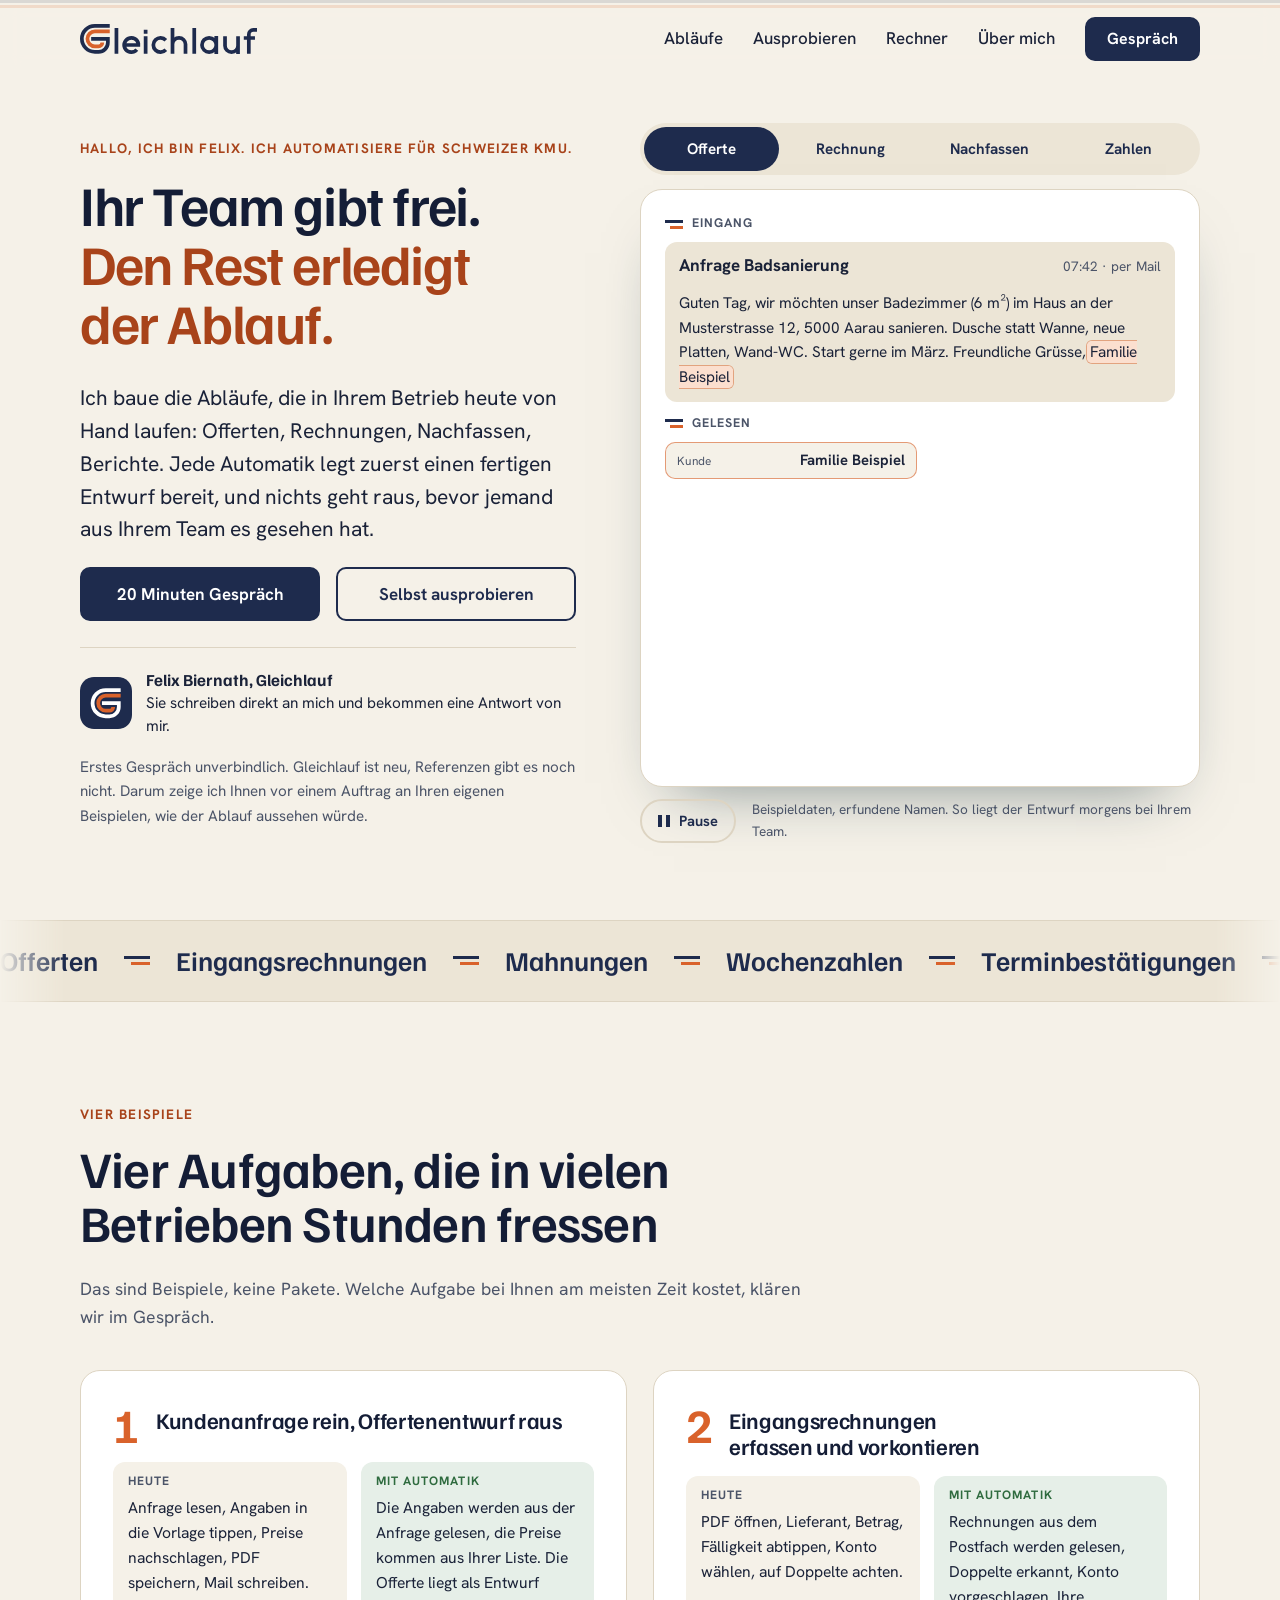
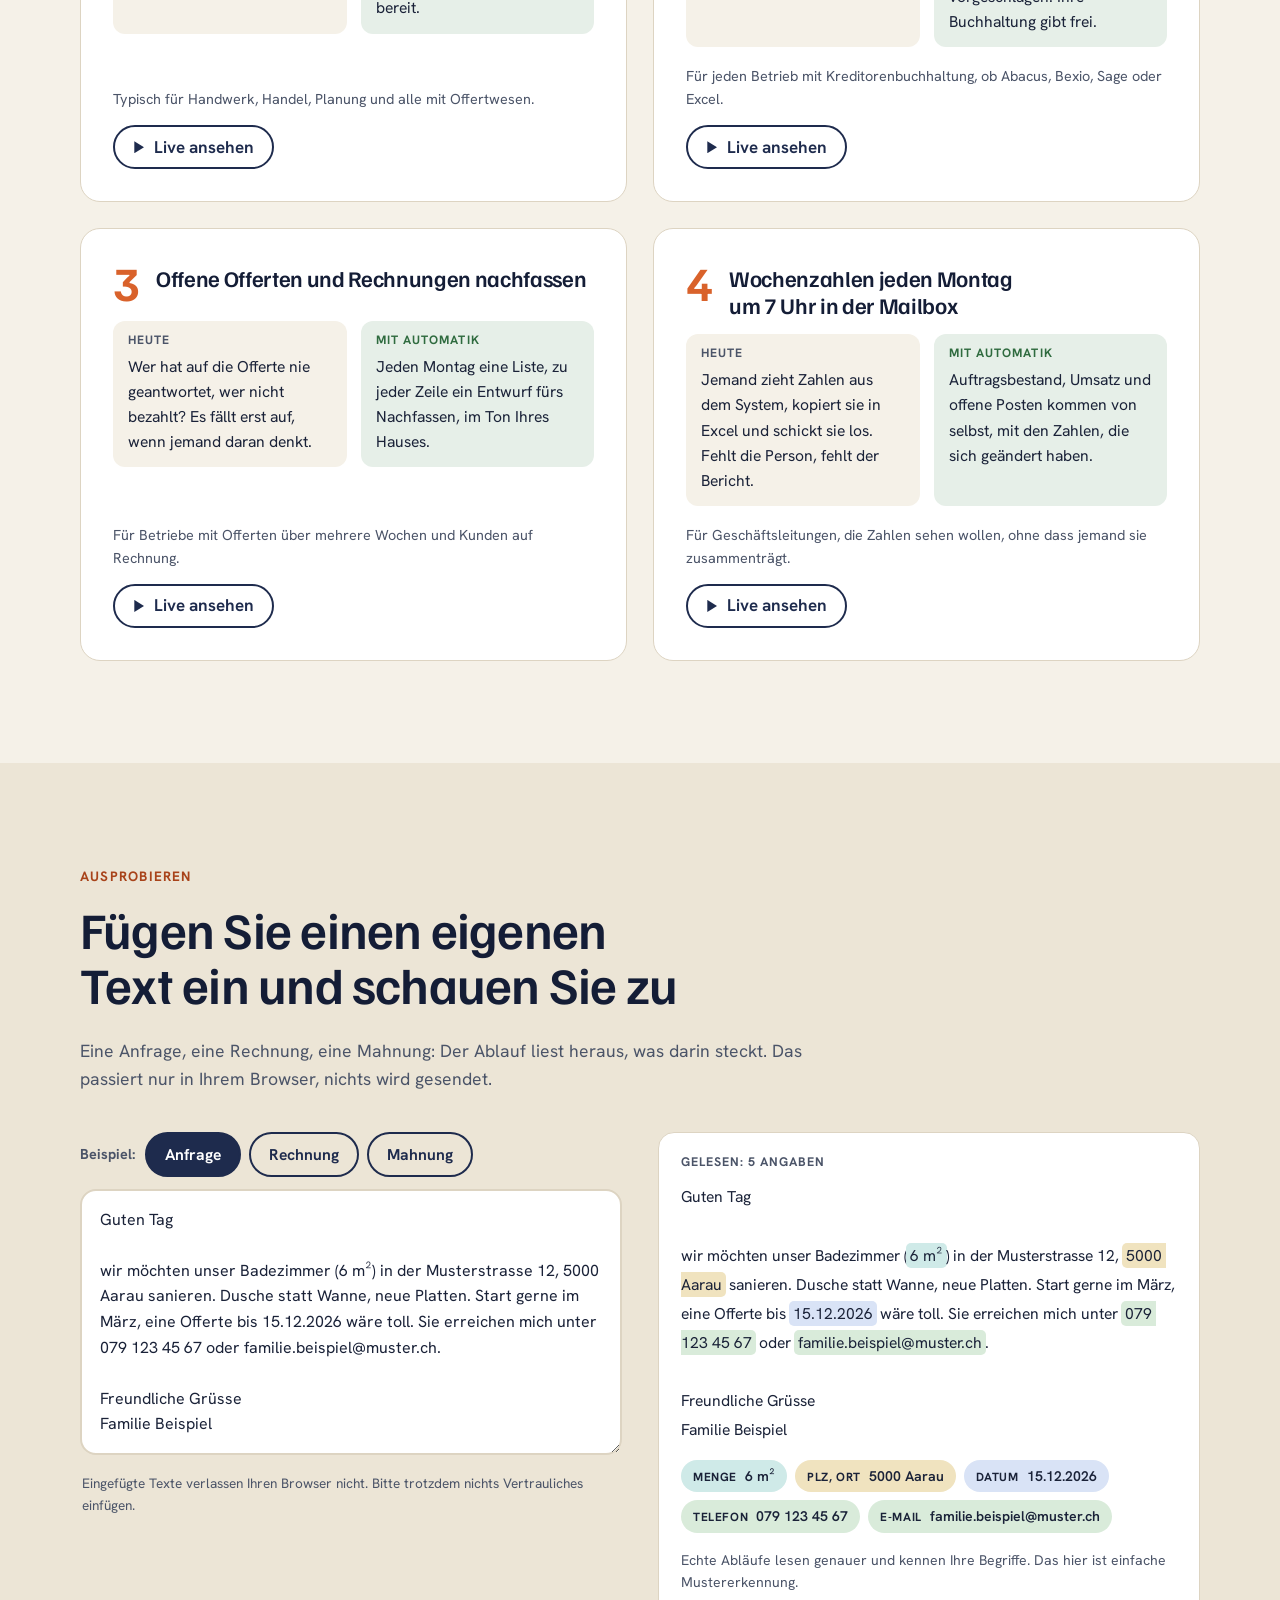
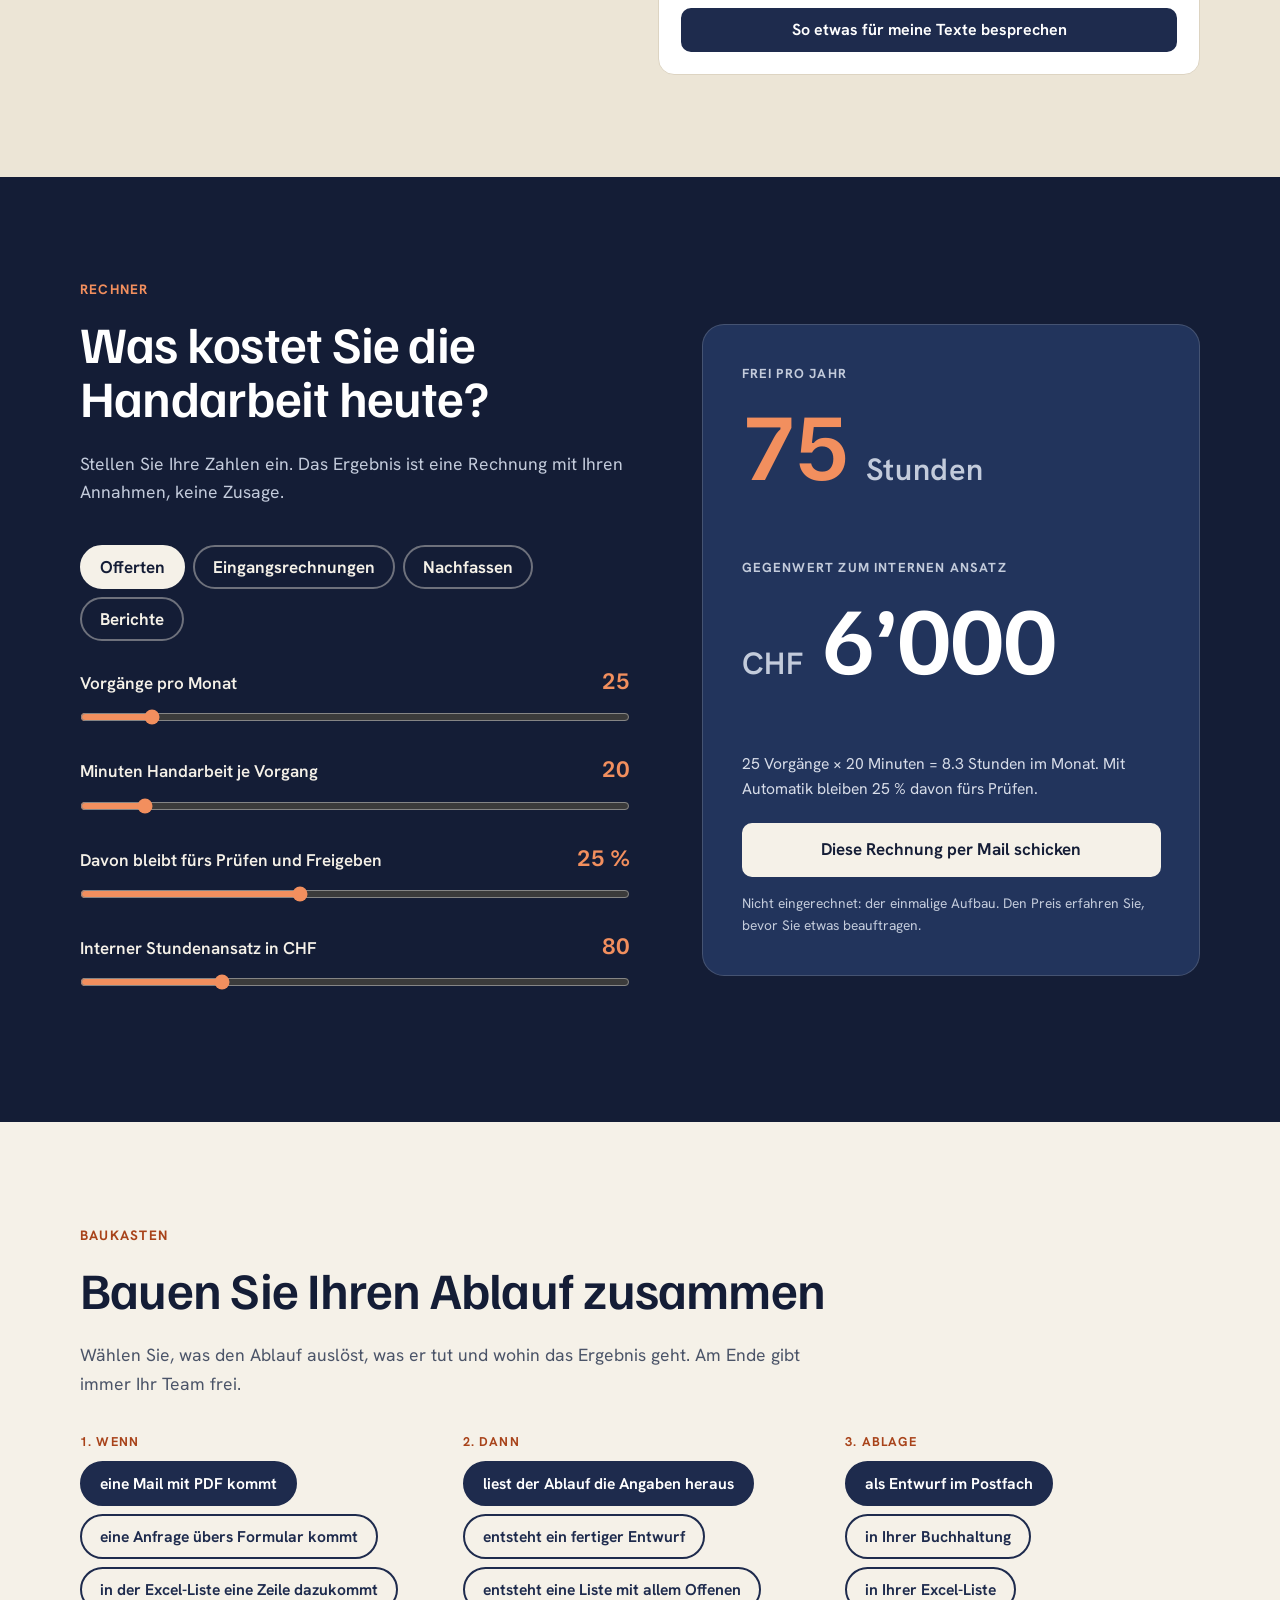
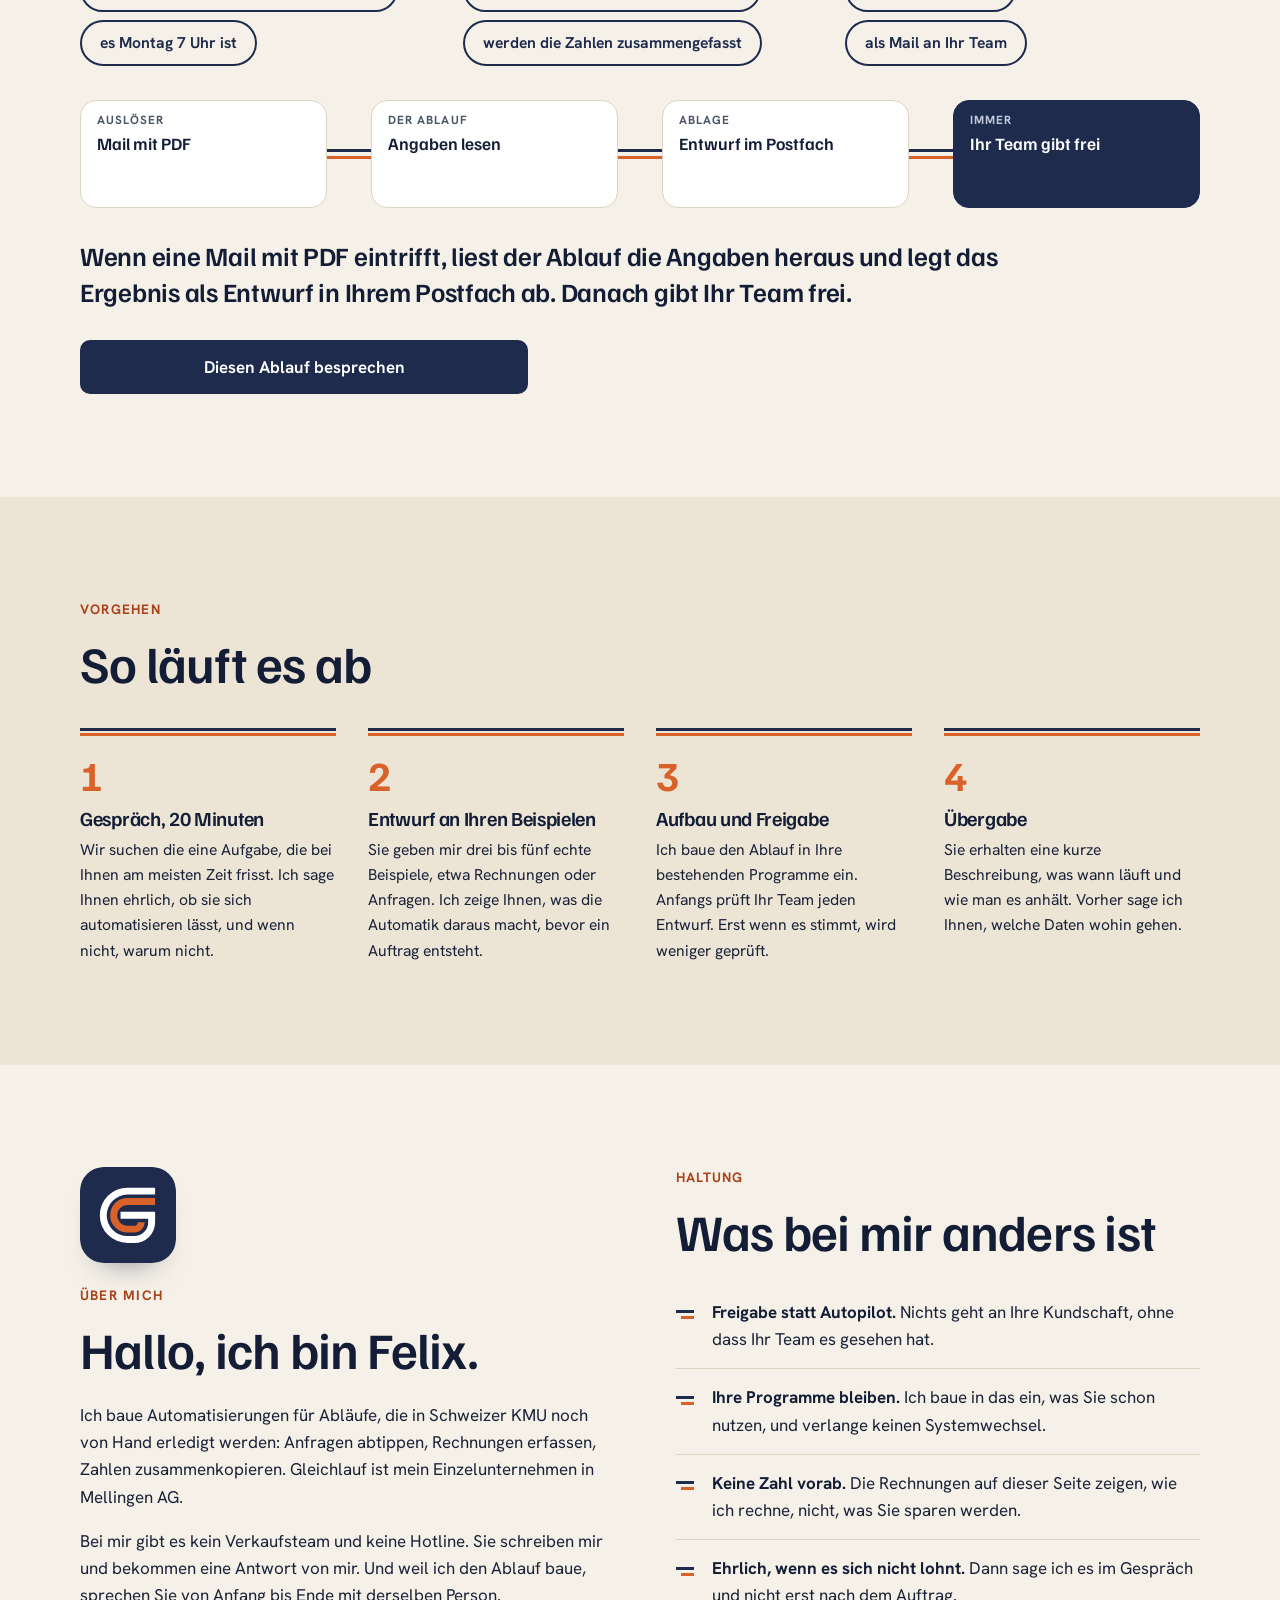
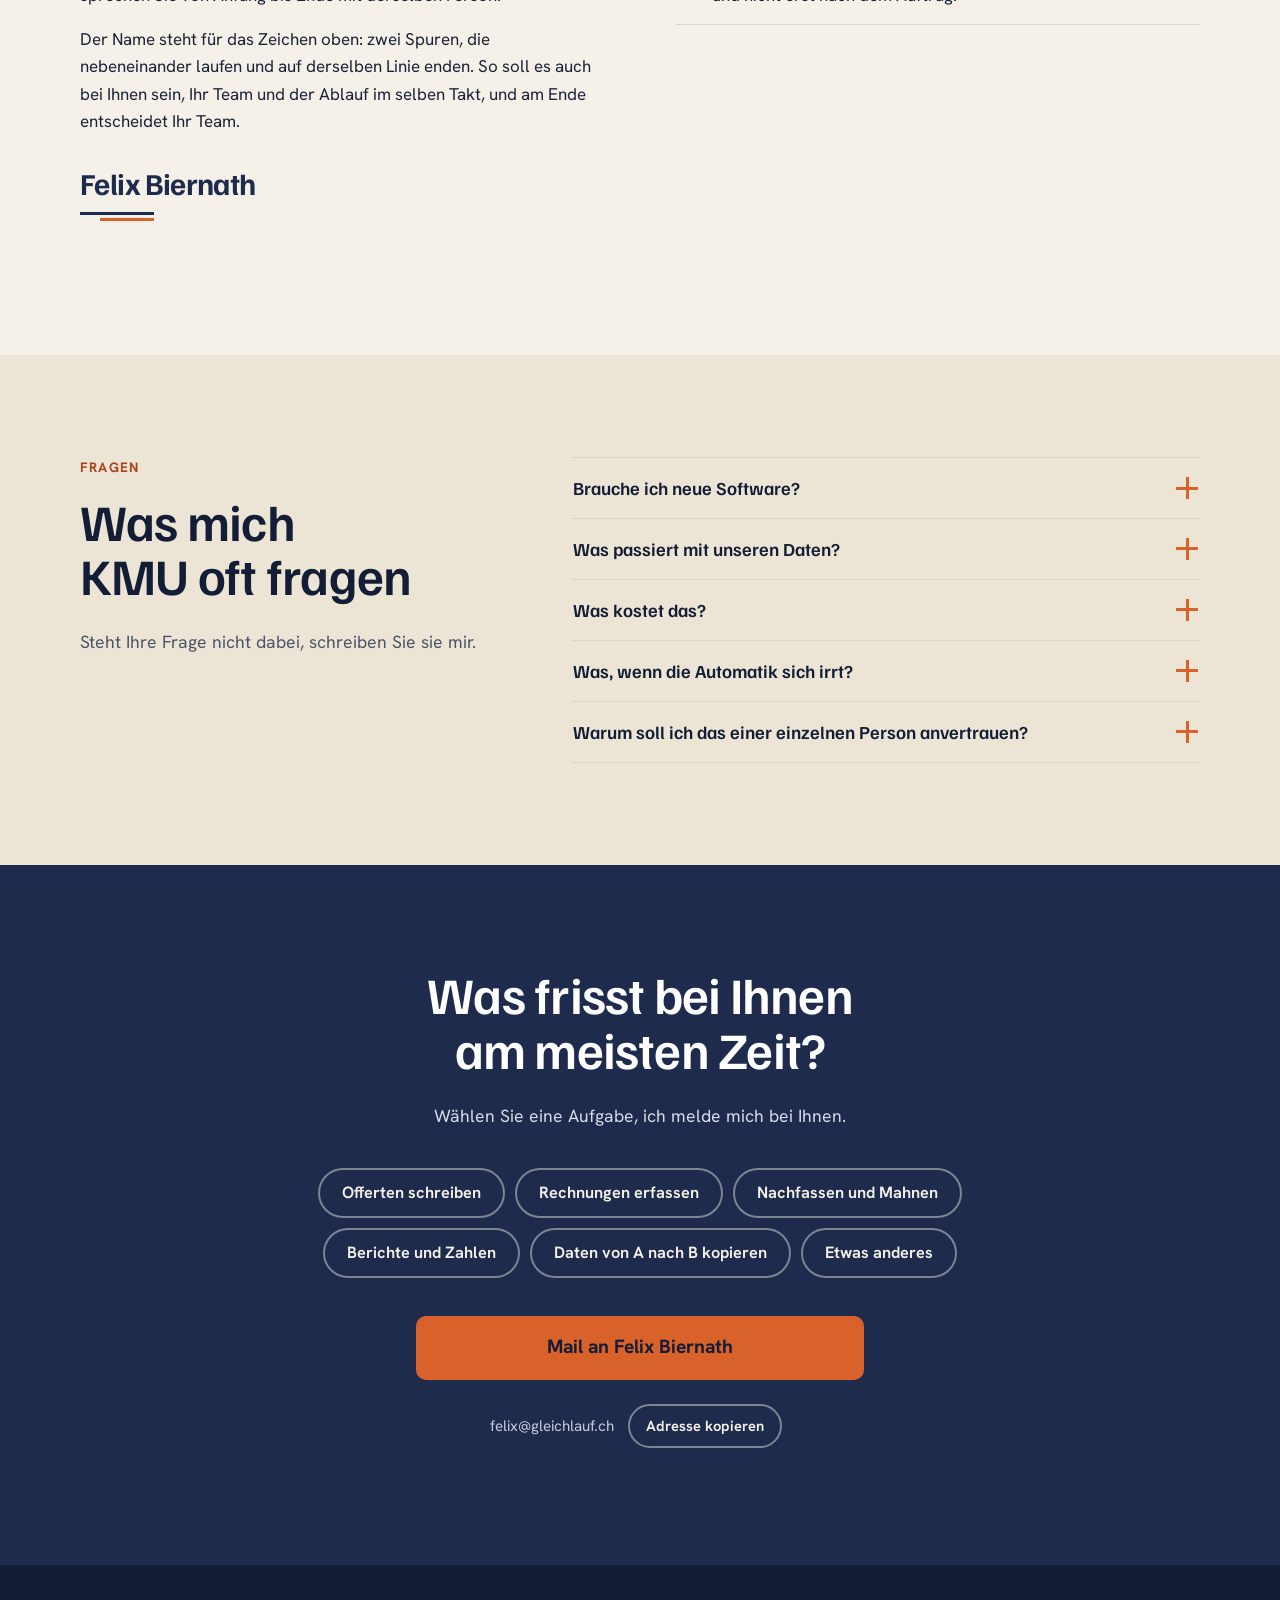
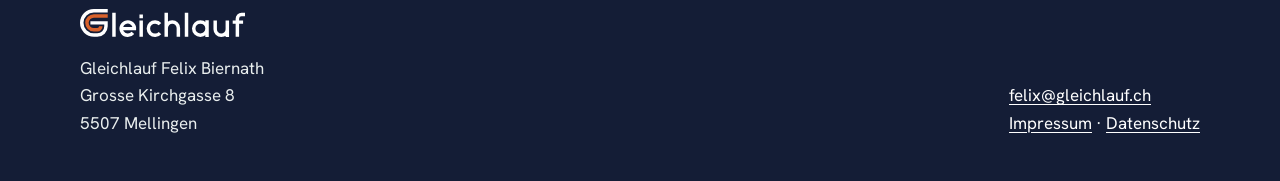
<file: index.html>
<!doctype html>
<html lang="de-CH">
<head>
<meta charset="utf-8">
<meta name="viewport" content="width=device-width, initial-scale=1">
<title>Gleichlauf: Abläufe automatisieren, Ihr Team gibt frei</title>
<meta name="description" content="Felix Biernath automatisiert Offerten, Rechnungen, Nachfassen und Berichte für Schweizer KMU. Jede Automatik legt zuerst einen Entwurf bereit, Ihr Team gibt frei.">
<meta property="og:title" content="Gleichlauf: Ihr Team gibt frei. Den Rest erledigt der Ablauf.">
<meta property="og:description" content="Automatisierung für Schweizer KMU: Offerten, Rechnungen, Nachfassen und Berichte als fertige Entwürfe.">
<meta property="og:type" content="website">
<meta property="og:url" content="https://gleichlauf.ch/">
<meta property="og:image" content="https://gleichlauf.ch/og.png">
<meta name="twitter:card" content="summary_large_image">
<meta name="theme-color" content="#F5F1E8">
<link rel="icon" type="image/svg+xml" href="favicon.svg">
<link rel="apple-touch-icon" href="apple-touch-icon.png">
<link rel="preload" href="familjen-grotesk-var.woff2" as="font" type="font/woff2" crossorigin>
<link rel="stylesheet" href="styles.css">
<noscript><style>.stage-wrap,.try,.build{display:none}.reveal{opacity:1!important;transform:none!important}</style></noscript>
</head>
<body>
<a class="skip" href="#inhalt">Zum Inhalt</a>
<div class="takt-progress" aria-hidden="true"><span class="tp-track tp-t1"></span><span class="tp-track tp-t2"></span><span class="tp-navy"></span><span class="tp-orange"></span></div>

<header class="top">
  <div class="wrap bar">
    <a class="brand" href="./" aria-label="Gleichlauf, zur Startseite"><img class="logo" src="marke-wortmarke.svg" width="177" height="30" alt="Gleichlauf"></a>
    <nav aria-label="Hauptmenü">
      <a class="n-opt" href="#ablaeufe">Abläufe</a>
      <a class="n-opt" href="#probieren">Ausprobieren</a>
      <a class="n-opt" href="#rechner">Rechner</a>
      <a class="n-opt" href="#ueber-mich">Über mich</a>
      <a class="btn btn-small" data-mail href="mailto:felix@gleichlauf.ch?subject=Gespr%C3%A4ch%20zur%20Automatisierung">Gespräch</a>
    </nav>
  </div>
</header>

<main id="inhalt">

<!-- HERO -->
<section class="hero">
  <div class="wrap hero-grid">
    <div class="hero-text">
      <p class="kicker">Hallo, ich bin Felix. Ich automatisiere für Schweizer KMU.</p>
      <h1>Ihr Team gibt frei. <span class="h1-zwei">Den Rest erledigt der Ablauf.</span></h1>
      <p class="lead">Ich baue die Abläufe, die in Ihrem Betrieb heute von Hand laufen: Offerten, Rechnungen, Nachfassen, Berichte. Jede Automatik legt zuerst einen fertigen Entwurf bereit, und nichts geht raus, bevor jemand aus Ihrem Team es gesehen hat.</p>
      <p class="cta">
        <a class="btn" data-mail href="mailto:felix@gleichlauf.ch?subject=Gespr%C3%A4ch%20zur%20Automatisierung">20 Minuten Gespräch</a>
        <a class="btn-quiet" href="#probieren">Selbst ausprobieren</a>
      </p>
      <div class="from">
        <img src="marke-kachel.svg" width="52" height="52" alt="">
        <p><strong>Felix Biernath, Gleichlauf</strong>Sie schreiben direkt an mich und bekommen eine Antwort von mir.</p>
      </div>
      <p class="hero-facts">Erstes Gespräch unverbindlich. Gleichlauf ist neu, Referenzen gibt es noch nicht. Darum zeige ich Ihnen vor einem Auftrag an Ihren eigenen Beispielen, wie der Ablauf aussehen würde.</p>
    </div>

    <!-- Live-Ablauf -->
    <div class="stage-wrap" id="ablauf-live">
      <div class="stage-tabs" role="tablist" aria-label="Ablauf wählen">
        <button role="tab" id="tab-offerte" aria-controls="stage" aria-selected="true" data-fall="offerte">Offerte</button>
        <button role="tab" id="tab-rechnung" aria-controls="stage" aria-selected="false" tabindex="-1" data-fall="rechnung">Rechnung</button>
        <button role="tab" id="tab-nachfassen" aria-controls="stage" aria-selected="false" tabindex="-1" data-fall="nachfassen">Nachfassen</button>
        <button role="tab" id="tab-zahlen" aria-controls="stage" aria-selected="false" tabindex="-1" data-fall="zahlen">Zahlen</button>
      </div>
      <div class="stage" id="stage" role="tabpanel" aria-labelledby="tab-offerte">
        <div class="z z-in">
          <p class="z-label"><span class="lane" aria-hidden="true"></span>Eingang</p>
          <div class="in-file"><span class="in-name" data-x="datei"></span><span class="in-meta" data-x="meta"></span></div>
          <p class="in-text" data-x="text"></p>
        </div>
        <div class="z z-read">
          <p class="z-label"><span class="lane" aria-hidden="true"></span>Gelesen</p>
          <ul class="chips" data-x="chips"></ul>
        </div>
        <div class="z z-out">
          <p class="z-label"><span class="lane" aria-hidden="true"></span><span data-x="kopf">Entwurf</span></p>
          <div class="out-body" data-x="out"></div>
          <div class="out-actions">
            <span class="pill pill-main" data-x="freigeben">Freigeben</span>
            <span class="pill" data-x="korrigieren">Korrigieren</span>
            <span class="out-done" data-x="done"></span>
          </div>
        </div>
      </div>
      <div class="stage-ctrl">
        <button class="ctrl" id="stage-pause" type="button" aria-pressed="false"><span class="ctrl-ico" aria-hidden="true"></span><span class="ctrl-txt">Pause</span></button>
        <p class="stage-cap">Beispieldaten, erfundene Namen. So liegt der Entwurf morgens bei Ihrem Team.</p>
      </div>
    </div>
  </div>
</section>

<!-- Ticker -->
<div class="takt-band">
  <div class="ticker" aria-label="Typische Aufgaben">
    <ul class="tick-list">
      <li>Offerten</li><li>Eingangsrechnungen</li><li>Mahnungen</li><li>Wochenzahlen</li><li>Terminbestätigungen</li><li>Lieferscheine</li><li>Stundenrapporte</li><li>Spesenbelege</li><li>Kundenanfragen</li><li>Bestellungen</li>
    </ul>
    <ul class="tick-list" aria-hidden="true">
      <li>Offerten</li><li>Eingangsrechnungen</li><li>Mahnungen</li><li>Wochenzahlen</li><li>Terminbestätigungen</li><li>Lieferscheine</li><li>Stundenrapporte</li><li>Spesenbelege</li><li>Kundenanfragen</li><li>Bestellungen</li>
    </ul>
  </div>
</div>

<!-- Vier Abläufe -->
<section id="ablaeufe" class="sec">
  <div class="wrap">
    <p class="kicker">Vier Beispiele</p>
    <h2>Vier Aufgaben, die in vielen Betrieben Stunden fressen</h2>
    <p class="sec-lead">Das sind Beispiele, keine Pakete. Welche Aufgabe bei Ihnen am meisten Zeit kostet, klären wir im Gespräch.</p>

    <div class="cases">
      <article class="case" id="fall-1">
        <header><span class="case-no">1</span><h3>Kundenanfrage rein, Offertenentwurf raus</h3></header>
        <div class="ba">
          <div class="ba-heute"><h4>Heute</h4><p>Anfrage lesen, Angaben in die Vorlage tippen, Preise nachschlagen, PDF speichern, Mail schreiben.</p></div>
          <div class="ba-mit"><h4>Mit Automatik</h4><p>Die Angaben werden aus der Anfrage gelesen, die Preise kommen aus Ihrer Liste. Die Offerte liegt als Entwurf bereit.</p></div>
        </div>
        <p class="case-for">Typisch für Handwerk, Handel, Planung und alle mit Offertwesen.</p>
        <button class="case-live" type="button" data-zeige="offerte">Live ansehen</button>
      </article>

      <article class="case" id="fall-2">
        <header><span class="case-no">2</span><h3>Eingangsrechnungen erfassen und vorkontieren</h3></header>
        <div class="ba">
          <div class="ba-heute"><h4>Heute</h4><p>PDF öffnen, Lieferant, Betrag, Fälligkeit abtippen, Konto wählen, auf Doppelte achten.</p></div>
          <div class="ba-mit"><h4>Mit Automatik</h4><p>Rechnungen aus dem Postfach werden gelesen, Doppelte erkannt, Konto vorgeschlagen. Ihre Buchhaltung gibt frei.</p></div>
        </div>
        <p class="case-for">Für jeden Betrieb mit Kreditorenbuchhaltung, ob Abacus, Bexio, Sage oder Excel.</p>
        <button class="case-live" type="button" data-zeige="rechnung">Live ansehen</button>
      </article>

      <article class="case" id="fall-3">
        <header><span class="case-no">3</span><h3>Offene Offerten und Rechnungen nachfassen</h3></header>
        <div class="ba">
          <div class="ba-heute"><h4>Heute</h4><p>Wer hat auf die Offerte nie geantwortet, wer nicht bezahlt? Es fällt erst auf, wenn jemand daran denkt.</p></div>
          <div class="ba-mit"><h4>Mit Automatik</h4><p>Jeden Montag eine Liste, zu jeder Zeile ein Entwurf fürs Nachfassen, im Ton Ihres Hauses.</p></div>
        </div>
        <p class="case-for">Für Betriebe mit Offerten über mehrere Wochen und Kunden auf Rechnung.</p>
        <button class="case-live" type="button" data-zeige="nachfassen">Live ansehen</button>
      </article>

      <article class="case" id="fall-4">
        <header><span class="case-no">4</span><h3>Wochenzahlen jeden Montag um 7 Uhr in der Mailbox</h3></header>
        <div class="ba">
          <div class="ba-heute"><h4>Heute</h4><p>Jemand zieht Zahlen aus dem System, kopiert sie in Excel und schickt sie los. Fehlt die Person, fehlt der Bericht.</p></div>
          <div class="ba-mit"><h4>Mit Automatik</h4><p>Auftragsbestand, Umsatz und offene Posten kommen von selbst, mit den Zahlen, die sich geändert haben.</p></div>
        </div>
        <p class="case-for">Für Geschäftsleitungen, die Zahlen sehen wollen, ohne dass jemand sie zusammenträgt.</p>
        <button class="case-live" type="button" data-zeige="zahlen">Live ansehen</button>
      </article>
    </div>
  </div>
</section>

<!-- Ausprobieren -->
<section id="probieren" class="sec sec-paper">
  <div class="wrap">
    <p class="kicker">Ausprobieren</p>
    <h2>Fügen Sie einen eigenen Text ein und schauen Sie zu</h2>
    <p class="sec-lead">Eine Anfrage, eine Rechnung, eine Mahnung: Der Ablauf liest heraus, was darin steckt. Das passiert nur in Ihrem Browser, nichts wird gesendet.</p>

    <div class="try">
      <div class="try-in">
        <div class="try-samples" role="group" aria-label="Beispieltext einsetzen">
          <span class="try-lab">Beispiel:</span>
          <button type="button" class="chip-light" data-sample="anfrage">Anfrage</button>
          <button type="button" class="chip-light" data-sample="rechnung">Rechnung</button>
          <button type="button" class="chip-light" data-sample="mahnung">Mahnung</button>
        </div>
        <label for="try-text" class="sr">Ihr Text</label>
        <textarea id="try-text" rows="9" placeholder="Hier einen Text einfügen, zum Beispiel eine Kundenanfrage oder den Text einer Rechnung."></textarea>
        <p class="try-hint">Eingefügte Texte verlassen Ihren Browser nicht. Bitte trotzdem nichts Vertrauliches einfügen.</p>
      </div>
      <div class="try-out" aria-live="polite">
        <p class="try-head" id="try-head">Gelesen</p>
        <div class="try-text" id="try-marked"></div>
        <ul class="found" id="try-found"></ul>
        <p class="try-note">Echte Abläufe lesen genauer und kennen Ihre Begriffe. Das hier ist einfache Mustererkennung.</p>
        <a class="btn btn-small" id="try-mail" data-mail href="mailto:felix@gleichlauf.ch?subject=Gespr%C3%A4ch%20zur%20Automatisierung">So etwas für meine Texte besprechen</a>
      </div>
    </div>
  </div>
</section>

<!-- Rechner -->
<section id="rechner" class="sec sec-dark">
  <div class="wrap calc">
    <div class="calc-in">
      <p class="kicker kicker-hell">Rechner</p>
      <h2>Was kostet Sie die Handarbeit heute?</h2>
      <p class="sec-lead sec-lead-hell">Stellen Sie Ihre Zahlen ein. Das Ergebnis ist eine Rechnung mit Ihren Annahmen, keine Zusage.</p>

      <fieldset class="calc-fall"><legend class="sr">Aufgabe wählen</legend>
        <button type="button" class="chip-btn" data-calc="offerte" aria-pressed="true">Offerten</button>
        <button type="button" class="chip-btn" data-calc="rechnung" aria-pressed="false">Eingangsrechnungen</button>
        <button type="button" class="chip-btn" data-calc="nachfassen" aria-pressed="false">Nachfassen</button>
        <button type="button" class="chip-btn" data-calc="zahlen" aria-pressed="false">Berichte</button>
      </fieldset>

      <div class="sl"><label for="r-menge">Vorgänge pro Monat</label><output id="o-menge" for="r-menge">25</output><input id="r-menge" type="range" min="1" max="200" step="1" value="25"></div>
      <div class="sl"><label for="r-min">Minuten Handarbeit je Vorgang</label><output id="o-min" for="r-min">20</output><input id="r-min" type="range" min="1" max="180" step="1" value="20"></div>
      <div class="sl"><label for="r-pruef">Davon bleibt fürs Prüfen und Freigeben</label><output id="o-pruef" for="r-pruef">25 %</output><input id="r-pruef" type="range" min="2" max="60" step="1" value="25"></div>
      <div class="sl"><label for="r-satz">Interner Stundenansatz in CHF</label><output id="o-satz" for="r-satz">80</output><input id="r-satz" type="range" min="40" max="200" step="5" value="80"></div>
    </div>

    <div class="calc-out" aria-live="polite">
      <p class="co-label">Frei pro Jahr</p>
      <p class="co-zahl"><span id="c-std">75</span> <span class="co-einheit">Stunden</span></p>
      <p class="co-label">Gegenwert zum internen Ansatz</p>
      <p class="co-zahl co-zahl-chf"><span class="co-einheit">CHF</span> <span id="c-chf">6’000</span></p>
      <p class="co-regel" id="c-regel">25 Vorgänge × 20 Minuten = 8.3 Stunden im Monat. Mit Automatik bleiben 25 % davon fürs Prüfen.</p>
      <a class="btn btn-hell" id="c-mail" data-mail href="mailto:felix@gleichlauf.ch">Diese Rechnung per Mail schicken</a>
      <p class="co-fuss">Nicht eingerechnet: der einmalige Aufbau. Den Preis erfahren Sie, bevor Sie etwas beauftragen.</p>
    </div>
  </div>
</section>

<!-- Baukasten -->
<section id="baukasten" class="sec">
  <div class="wrap">
    <p class="kicker">Baukasten</p>
    <h2>Bauen Sie Ihren Ablauf zusammen</h2>
    <p class="sec-lead">Wählen Sie, was den Ablauf auslöst, was er tut und wohin das Ergebnis geht. Am Ende gibt immer Ihr Team frei.</p>

    <div class="build">
      <div class="build-groups">
        <fieldset class="bg"><legend>1. Wenn</legend>
          <button type="button" class="chip-light" data-g="trig" data-v="pdf" aria-pressed="true">eine Mail mit PDF kommt</button>
          <button type="button" class="chip-light" data-g="trig" data-v="form" aria-pressed="false">eine Anfrage übers Formular kommt</button>
          <button type="button" class="chip-light" data-g="trig" data-v="excel" aria-pressed="false">in der Excel-Liste eine Zeile dazukommt</button>
          <button type="button" class="chip-light" data-g="trig" data-v="montag" aria-pressed="false">es Montag 7 Uhr ist</button>
        </fieldset>
        <fieldset class="bg"><legend>2. Dann</legend>
          <button type="button" class="chip-light" data-g="akt" data-v="lesen" aria-pressed="true">liest der Ablauf die Angaben heraus</button>
          <button type="button" class="chip-light" data-g="akt" data-v="entwurf" aria-pressed="false">entsteht ein fertiger Entwurf</button>
          <button type="button" class="chip-light" data-g="akt" data-v="liste" aria-pressed="false">entsteht eine Liste mit allem Offenen</button>
          <button type="button" class="chip-light" data-g="akt" data-v="zahlen" aria-pressed="false">werden die Zahlen zusammengefasst</button>
        </fieldset>
        <fieldset class="bg"><legend>3. Ablage</legend>
          <button type="button" class="chip-light" data-g="ziel" data-v="postfach" aria-pressed="true">als Entwurf im Postfach</button>
          <button type="button" class="chip-light" data-g="ziel" data-v="buchhaltung" aria-pressed="false">in Ihrer Buchhaltung</button>
          <button type="button" class="chip-light" data-g="ziel" data-v="excel" aria-pressed="false">in Ihrer Excel-Liste</button>
          <button type="button" class="chip-light" data-g="ziel" data-v="team" aria-pressed="false">als Mail an Ihr Team</button>
        </fieldset>
      </div>

      <ol class="flow" id="flow" aria-label="Ihr Ablauf">
        <li class="node" data-n="trig"><span class="node-k">Auslöser</span><span class="node-v" id="n-trig"></span></li>
        <li class="conn" aria-hidden="true"></li>
        <li class="node" data-n="akt"><span class="node-k">Der Ablauf</span><span class="node-v" id="n-akt"></span></li>
        <li class="conn" aria-hidden="true"></li>
        <li class="node" data-n="ziel"><span class="node-k">Ablage</span><span class="node-v" id="n-ziel"></span></li>
        <li class="conn" aria-hidden="true"></li>
        <li class="node node-frei" data-n="frei"><span class="node-k">Immer</span><span class="node-v">Ihr Team gibt frei</span></li>
      </ol>

      <p class="build-sentence" id="build-sentence" aria-live="polite"></p>
      <p class="cta cta-one"><a class="btn" id="build-mail" data-mail href="mailto:felix@gleichlauf.ch">Diesen Ablauf besprechen</a></p>
    </div>
  </div>
</section>

<!-- Vorgehen -->
<section id="vorgehen" class="sec sec-paper">
  <div class="wrap">
    <p class="kicker">Vorgehen</p>
    <h2>So läuft es ab</h2>
    <ol class="steps">
      <li><h3>Gespräch, 20 Minuten</h3><p>Wir suchen die eine Aufgabe, die bei Ihnen am meisten Zeit frisst. Ich sage Ihnen ehrlich, ob sie sich automatisieren lässt, und wenn nicht, warum nicht.</p></li>
      <li><h3>Entwurf an Ihren Beispielen</h3><p>Sie geben mir drei bis fünf echte Beispiele, etwa Rechnungen oder Anfragen. Ich zeige Ihnen, was die Automatik daraus macht, bevor ein Auftrag entsteht.</p></li>
      <li><h3>Aufbau und Freigabe</h3><p>Ich baue den Ablauf in Ihre bestehenden Programme ein. Anfangs prüft Ihr Team jeden Entwurf. Erst wenn es stimmt, wird weniger geprüft.</p></li>
      <li><h3>Übergabe</h3><p>Sie erhalten eine kurze Beschreibung, was wann läuft und wie man es anhält. Vorher sage ich Ihnen, welche Daten wohin gehen.</p></li>
    </ol>
  </div>
</section>

<!-- Über mich -->
<section id="ueber-mich" class="sec">
  <div class="wrap two">
    <div class="about">
      <img class="about-tile" src="marke-kachel.svg" width="96" height="96" alt="">
      <p class="kicker">Über mich</p>
      <h2>Hallo, ich bin Felix.</h2>
      <p>Ich baue Automatisierungen für Abläufe, die in Schweizer KMU noch von Hand erledigt werden: Anfragen abtippen, Rechnungen erfassen, Zahlen zusammenkopieren. Gleichlauf ist mein Einzelunternehmen in Mellingen AG.</p>
      <p>Bei mir gibt es kein Verkaufsteam und keine Hotline. Sie schreiben mir und bekommen eine Antwort von mir. Und weil ich den Ablauf baue, sprechen Sie von Anfang bis Ende mit derselben Person.</p>
      <p>Der Name steht für das Zeichen oben: zwei Spuren, die nebeneinander laufen und auf derselben Linie enden. So soll es auch bei Ihnen sein, Ihr Team und der Ablauf im selben Takt, und am Ende entscheidet Ihr Team.</p>
      <p class="sign">Felix Biernath</p>
    </div>
    <div>
      <p class="kicker">Haltung</p>
      <h2>Was bei mir anders ist</h2>
      <ul class="plain">
        <li><strong>Freigabe statt Autopilot.</strong> Nichts geht an Ihre Kundschaft, ohne dass Ihr Team es gesehen hat.</li>
        <li><strong>Ihre Programme bleiben.</strong> Ich baue in das ein, was Sie schon nutzen, und verlange keinen Systemwechsel.</li>
        <li><strong>Keine Zahl vorab.</strong> Die Rechnungen auf dieser Seite zeigen, wie ich rechne, nicht, was Sie sparen werden.</li>
        <li><strong>Ehrlich, wenn es sich nicht lohnt.</strong> Dann sage ich es im Gespräch und nicht erst nach dem Auftrag.</li>
      </ul>
    </div>
  </div>
</section>

<!-- FAQ -->
<section id="fragen" class="sec sec-paper">
  <div class="wrap faq-wrap">
    <div>
      <p class="kicker">Fragen</p>
      <h2>Was mich KMU oft fragen</h2>
      <p class="sec-lead">Steht Ihre Frage nicht dabei, schreiben Sie sie mir.</p>
    </div>
    <div class="faq">
      <details><summary>Brauche ich neue Software?</summary><p>Nein. Ich baue in das ein, was Sie schon nutzen: Ihr Postfach, Ihre Excel-Listen, Ihre Buchhaltung. Hat ein Programm keine Schnittstelle, sage ich es Ihnen gleich im Gespräch.</p></details>
      <details><summary>Was passiert mit unseren Daten?</summary><p>Vor dem Aufbau sage ich Ihnen, welche Daten wohin gehen und wer sie sieht. Das steht dann auch in der Beschreibung, die Sie bei der Übergabe erhalten.</p></details>
      <details><summary>Was kostet das?</summary><p>Das hängt vom Ablauf ab. Sie erfahren den Preis, bevor Sie etwas beauftragen, und das erste Gespräch kostet nichts.</p></details>
      <details><summary>Was, wenn die Automatik sich irrt?</summary><p>Genau deshalb gibt Ihr Team frei. Anfangs prüft es jeden Entwurf, und Fehler korrigieren Sie, bevor etwas rausgeht. Wie genau der Ablauf liest, zeige ich Ihnen vorab an Ihren eigenen Beispielen.</p></details>
      <details><summary>Warum soll ich das einer einzelnen Person anvertrauen?</summary><p>Weil Sie die Person kennen, die Ihren Ablauf baut. Vor dem Aufbau kläre ich mit Ihnen, wo der Ablauf läuft und wie Ihr Team ihn anhält. Das alles steht schriftlich in der Beschreibung, die Sie bekommen.</p></details>
    </div>
  </div>
</section>

<!-- Abschluss -->
<section id="kontakt" class="sec sec-close">
  <div class="wrap close">
    <h2>Was frisst bei Ihnen am meisten Zeit?</h2>
    <p class="sec-lead">Wählen Sie eine Aufgabe, ich melde mich bei Ihnen.</p>
    <fieldset class="close-chips"><legend class="sr">Aufgabe wählen</legend>
      <button type="button" class="chip-btn chip-lg" data-thema="Offerten schreiben">Offerten schreiben</button>
      <button type="button" class="chip-btn chip-lg" data-thema="Rechnungen erfassen">Rechnungen erfassen</button>
      <button type="button" class="chip-btn chip-lg" data-thema="Nachfassen und Mahnen">Nachfassen und Mahnen</button>
      <button type="button" class="chip-btn chip-lg" data-thema="Berichte und Zahlen">Berichte und Zahlen</button>
      <button type="button" class="chip-btn chip-lg" data-thema="Daten von A nach B kopieren">Daten von A nach B kopieren</button>
      <button type="button" class="chip-btn chip-lg" data-thema="Etwas anderes">Etwas anderes</button>
    </fieldset>
    <p class="cta cta-one"><a class="btn btn-big" id="close-mail" data-mail href="mailto:felix@gleichlauf.ch?subject=Gespr%C3%A4ch%20zur%20Automatisierung">Mail an Felix Biernath</a></p>
    <p class="muted"><span>felix@gleichlauf.ch</span> <button class="copy" type="button" id="copy-mail">Adresse kopieren</button> <span id="copy-msg" class="copy-msg" role="status"></span></p>
  </div>
</section>

</main>

<footer class="foot">
  <div class="wrap foot-grid">
    <div>
      <img class="logo logo-foot" src="marke-wortmarke-hell.svg" width="177" height="30" alt="Gleichlauf">
      <p>Gleichlauf Felix Biernath<br>Grosse Kirchgasse 8<br>5507 Mellingen</p>
    </div>
    <p><a href="mailto:felix@gleichlauf.ch">felix@gleichlauf.ch</a><br><a href="impressum.html">Impressum</a> · <a href="datenschutz.html">Datenschutz</a></p>
  </div>
</footer>

<script src="script.js" defer></script>
</body>
</html>
</file>
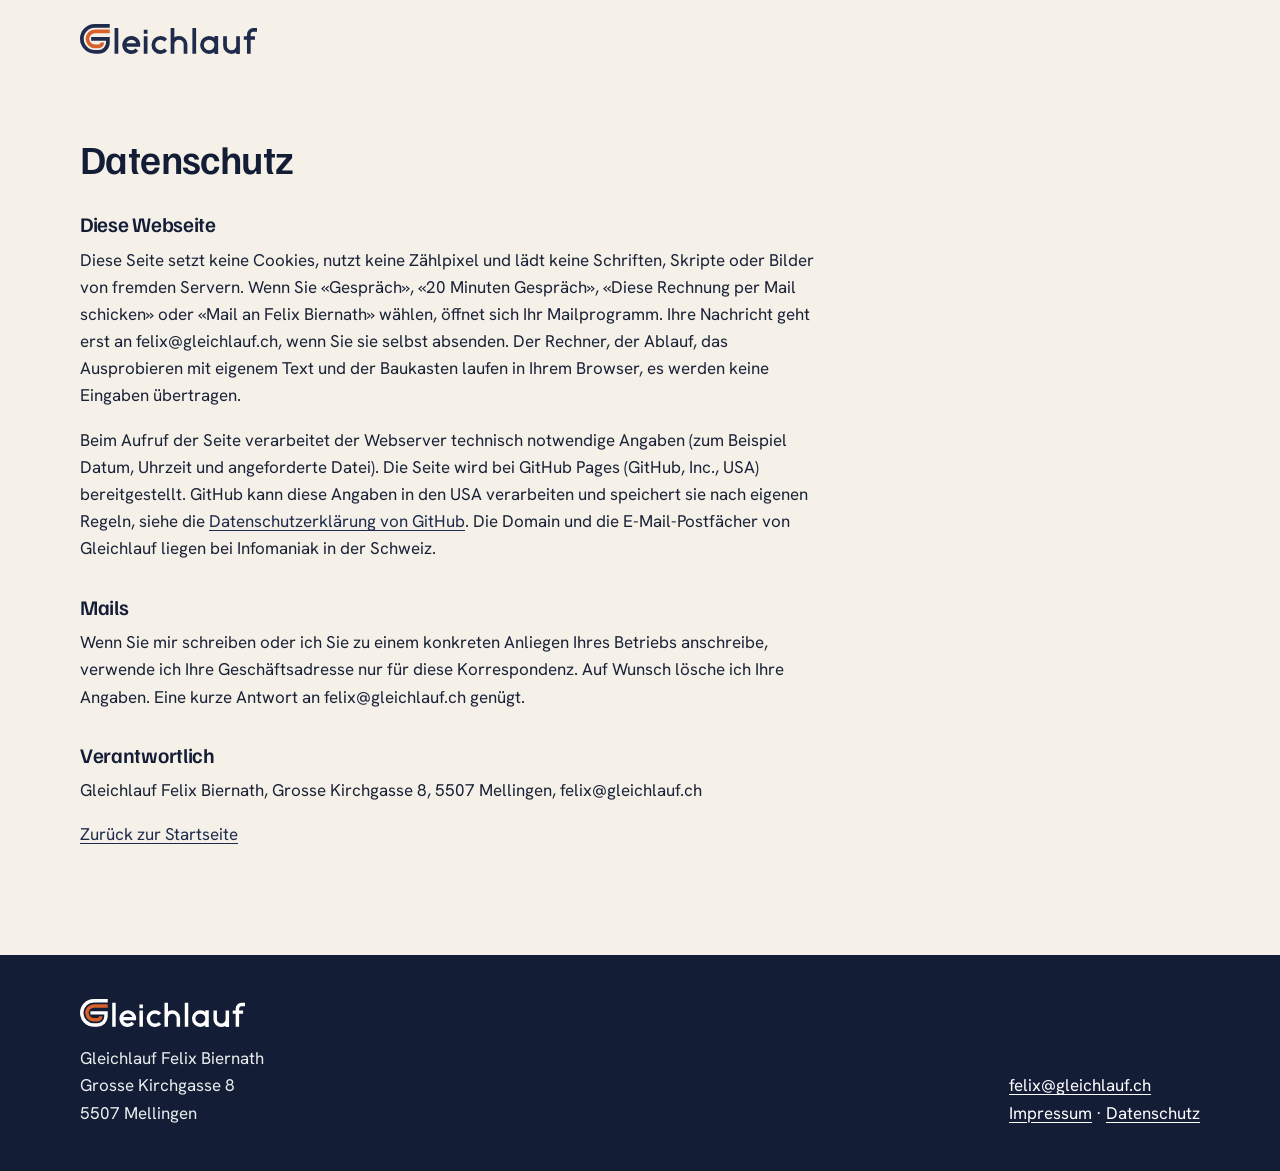
<file: datenschutz.html>
<!doctype html>
<html lang="de-CH">
<head>
<meta charset="utf-8">
<meta name="viewport" content="width=device-width, initial-scale=1">
<title>Datenschutz | Gleichlauf</title>
<meta name="robots" content="noindex">
<link rel="icon" type="image/svg+xml" href="favicon.svg">
<link rel="stylesheet" href="styles.css">
</head>
<body>
<header class="top"><div class="wrap bar"><a class="brand" href="./" aria-label="Gleichlauf, zur Startseite"><img class="logo" src="marke-wortmarke.svg" width="177" height="30" alt="Gleichlauf"></a></div></header>
<main><div class="wrap legal">
<h1>Datenschutz</h1>
<h2>Diese Webseite</h2>
<p>Diese Seite setzt keine Cookies, nutzt keine Zählpixel und lädt keine Schriften, Skripte oder Bilder von fremden Servern. Wenn Sie «Gespräch», «20 Minuten Gespräch», «Diese Rechnung per Mail schicken» oder «Mail an Felix Biernath» wählen, öffnet sich Ihr Mailprogramm. Ihre Nachricht geht erst an felix@gleichlauf.ch, wenn Sie sie selbst absenden. Der Rechner, der Ablauf, das Ausprobieren mit eigenem Text und der Baukasten laufen in Ihrem Browser, es werden keine Eingaben übertragen.</p>
<p>Beim Aufruf der Seite verarbeitet der Webserver technisch notwendige Angaben (zum Beispiel Datum, Uhrzeit und angeforderte Datei). Die Seite wird bei GitHub Pages (GitHub, Inc., USA) bereitgestellt. GitHub kann diese Angaben in den USA verarbeiten und speichert sie nach eigenen Regeln, siehe die <a href="https://docs.github.com/de/site-policy/privacy-policies/github-general-privacy-statement">Datenschutzerklärung von GitHub</a>. Die Domain und die E-Mail-Postfächer von Gleichlauf liegen bei Infomaniak in der Schweiz.</p>
<h2>Mails</h2>
<p>Wenn Sie mir schreiben oder ich Sie zu einem konkreten Anliegen Ihres Betriebs anschreibe, verwende ich Ihre Geschäftsadresse nur für diese Korrespondenz. Auf Wunsch lösche ich Ihre Angaben. Eine kurze Antwort an felix@gleichlauf.ch genügt.</p>
<h2>Verantwortlich</h2>
<p>Gleichlauf Felix Biernath, Grosse Kirchgasse 8, 5507 Mellingen, felix@gleichlauf.ch</p>
<p><a href="./">Zurück zur Startseite</a></p></div></main>
<footer class="foot"><div class="wrap foot-grid"><div><img class="logo logo-foot" src="marke-wortmarke-hell.svg" width="177" height="30" alt="Gleichlauf"><p>Gleichlauf Felix Biernath<br>Grosse Kirchgasse 8<br>5507 Mellingen</p></div><p><a href="mailto:felix@gleichlauf.ch">felix@gleichlauf.ch</a><br><a href="impressum.html">Impressum</a> · <a href="datenschutz.html">Datenschutz</a></p></div></footer>
</body>
</html>
</file>
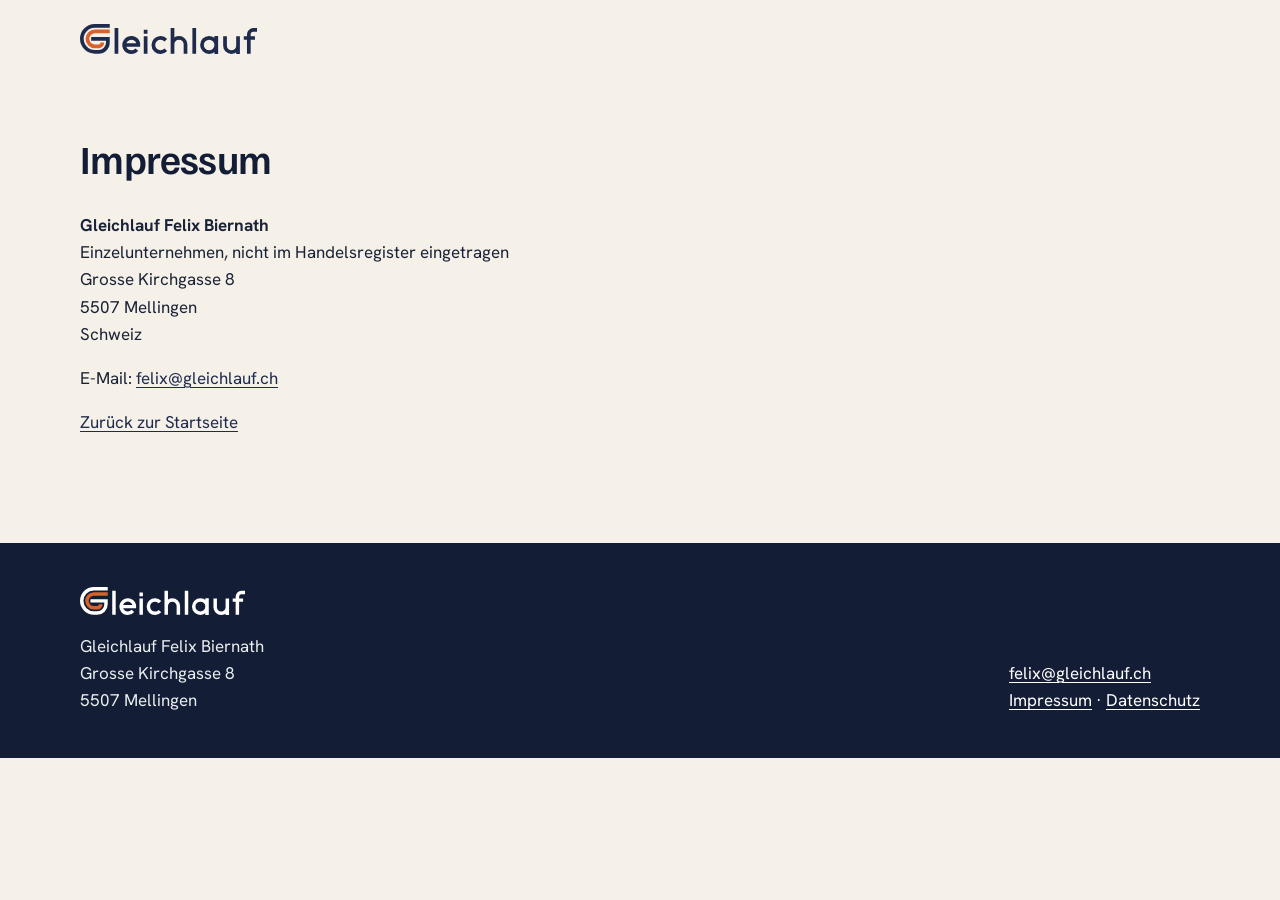
<file: impressum.html>
<!doctype html>
<html lang="de-CH">
<head>
<meta charset="utf-8">
<meta name="viewport" content="width=device-width, initial-scale=1">
<title>Impressum | Gleichlauf</title>
<meta name="robots" content="noindex">
<link rel="icon" type="image/svg+xml" href="favicon.svg">
<link rel="stylesheet" href="styles.css">
</head>
<body>
<header class="top"><div class="wrap bar"><a class="brand" href="./" aria-label="Gleichlauf, zur Startseite"><img class="logo" src="marke-wortmarke.svg" width="177" height="30" alt="Gleichlauf"></a></div></header>
<main><div class="wrap legal">
<h1>Impressum</h1>
<p><strong>Gleichlauf Felix Biernath</strong><br>Einzelunternehmen, nicht im Handelsregister eingetragen<br>Grosse Kirchgasse 8<br>5507 Mellingen<br>Schweiz</p>
<p>E-Mail: <a href="mailto:felix@gleichlauf.ch">felix@gleichlauf.ch</a></p>
<p><a href="./">Zurück zur Startseite</a></p></div></main>
<footer class="foot"><div class="wrap foot-grid"><div><img class="logo logo-foot" src="marke-wortmarke-hell.svg" width="177" height="30" alt="Gleichlauf"><p>Gleichlauf Felix Biernath<br>Grosse Kirchgasse 8<br>5507 Mellingen</p></div><p><a href="mailto:felix@gleichlauf.ch">felix@gleichlauf.ch</a><br><a href="impressum.html">Impressum</a> · <a href="datenschutz.html">Datenschutz</a></p></div></footer>
</body>
</html>
</file>
<file: styles.css>
/* Gleichlauf, Seite für Automatisierung (v3). Marke nach Vorgabe: Monogramm Nachtblau/Orange (design/marke/l), Farben #1E2B4D #141D36 #D9622B #F5F1E8, Schrift Familjen Grotesk (OFL). Keine Fremdabrufe. */
@font-face { font-family: "Familjen Grotesk"; src: url("familjen-grotesk-var.woff2") format("woff2"); font-weight: 400 700; font-style: normal; font-display: swap; }
@font-face { font-family: "Hanken Grotesk"; src: url("hanken-grotesk-var.woff2") format("woff2"); font-weight: 100 900; font-style: normal; font-display: swap; }

:root {
  --primary: #1E2B4D;          /* Nachtblau */
  --primary-dark: #141D36;
  --primary-mid: #22345C;
  --accent: #D9622B;           /* Orange, nur Flächen, Zeichen, grosse Zahlen */
  --accent-light: #F28F5E;     /* Orange als Text auf Dunkel (7.0:1 auf #141D36) */
  --accent-deep: #A8431A;      /* Orange als Text auf Creme (5.3:1) */
  --bg: #F5F1E8;
  --paper: #ECE5D6;
  --line: #DDD4C2;
  --ink: #1A2238;
  --muted: #4B5468;
  --ok: #2F6B3F;
  --ok-bg: #E6EFE8;
  --mark: #FBDFCF;
  --serif: "Familjen Grotesk", "Hanken Grotesk", system-ui, sans-serif;
  --sans: "Hanken Grotesk", system-ui, -apple-system, "Segoe UI", sans-serif;
  --gut: clamp(20px, 4vw, 40px);
  --ease: cubic-bezier(.2, .7, .2, 1);
}
*, *::before, *::after { box-sizing: border-box; }
html { -webkit-text-size-adjust: 100%; scroll-behavior: smooth; scroll-padding-top: 88px; }
body { margin: 0; background: var(--bg); color: var(--ink); font: 400 1.0625rem/1.6 var(--sans); overflow-x: hidden; }
img { max-width: 100%; height: auto; display: block; }
a { color: var(--primary); text-underline-offset: .18em; text-decoration-thickness: 1px; }
a:hover { text-decoration-thickness: 2px; }
:focus-visible { outline: 3px solid var(--primary); outline-offset: 3px; border-radius: 4px; }
.sec-dark :focus-visible, .sec-close :focus-visible, .foot :focus-visible { outline-color: var(--accent-light); }
h1, h2, h3, h4 { font-family: var(--serif); font-weight: 600; line-height: 1.1; letter-spacing: -.015em; margin: 0; text-wrap: balance; }
p { margin: 0 0 1em; }
button { font: inherit; color: inherit; }
.wrap { width: 100%; max-width: 1200px; margin-inline: auto; padding-inline: var(--gut); }
.sr { position: absolute; width: 1px; height: 1px; overflow: hidden; clip: rect(0 0 0 0); white-space: nowrap; }
.skip { position: absolute; left: 12px; top: -80px; background: var(--primary-dark); color: #fff; padding: 12px 18px; z-index: 80; border-radius: 6px; }
.skip:focus { top: 12px; }
.muted { color: var(--muted); font-size: .95rem; }
fieldset { border: 0; margin: 0; padding: 0; min-width: 0; }

/* Lesefortschritt: die zwei Spuren des Zeichens (aussen Nachtblau, innen Orange), im selben Takt */
.takt-progress { --p: 0; position: fixed; inset: 0 0 auto 0; height: 9px; z-index: 70; pointer-events: none; }
.tp-track, .tp-navy, .tp-orange { position: absolute; left: 0; right: 0; height: 3px; }
.tp-t1 { top: 0; background: rgba(30,43,77,.12); } .tp-t2 { top: 5px; background: rgba(217,98,43,.16); }
.tp-navy { top: 0; background: var(--primary); transform-origin: left; transform: scaleX(var(--p)); }
.tp-orange { top: 5px; background: var(--accent); transform-origin: left; transform: scaleX(var(--p)); transition: transform .55s var(--ease); }

/* Kopf */
.top { position: sticky; top: 0; z-index: 60; background: rgba(245,241,232,.9); backdrop-filter: saturate(1.2) blur(10px); -webkit-backdrop-filter: saturate(1.2) blur(10px); }
.bar { display: flex; align-items: center; justify-content: space-between; min-height: 72px; gap: 16px; padding-top: 6px; }
.brand { display: inline-flex; align-items: center; min-height: 44px; }
.logo { height: 30px; width: auto; aspect-ratio: 952 / 161.5; }
.top nav { display: flex; align-items: center; gap: clamp(14px, 3vw, 30px); }
.top nav a:not(.btn) { color: var(--ink); text-decoration: none; min-height: 44px; display: inline-flex; align-items: center; font-weight: 500; }
.top nav a:not(.btn):hover { text-decoration: underline; }
@media (max-width: 720px) { .n-opt { display: none !important; } }

/* Knöpfe */
.cta { display: flex; flex-wrap: wrap; gap: 12px 16px; margin: 0 0 1.4em; }
.cta > * { flex: 1 1 14rem; max-width: 20rem; }
.cta-one > * { max-width: 28rem; }
.btn, .btn-quiet { display: inline-flex; align-items: center; justify-content: center; text-align: center; min-height: 54px; padding: 8px 26px; border-radius: 10px; font-weight: 650; font-size: 1.0625rem; text-decoration: none; border: 2px solid var(--primary); transition: background .2s, color .2s, transform .2s var(--ease), box-shadow .2s; }
.btn { background: var(--primary); color: #fff; }
.btn:hover { background: var(--primary-dark); border-color: var(--primary-dark); transform: translateY(-1px); box-shadow: 0 10px 22px -12px rgba(18,49,58,.6); }
.btn-quiet { background: transparent; color: var(--primary); }
.btn-quiet:hover { background: var(--paper); }
.btn-small { min-height: 44px; padding: 6px 20px; font-size: 1rem; }
.btn-hell { background: var(--bg); color: var(--primary-dark); border-color: var(--bg); }
.btn-hell:hover { background: #fff; border-color: #fff; }
.btn-big { min-height: 64px; font-size: 1.2rem; font-weight: 700; background: var(--accent); color: var(--primary-dark); border-color: var(--accent); }
.btn-big:hover { background: var(--accent-light); border-color: var(--accent-light); }

/* Hero */
.hero { padding: clamp(20px, 4vw, 56px) 0 clamp(44px, 6vw, 84px); }
.hero-grid { display: grid; gap: 44px; align-items: center; }
.kicker { font-weight: 700; font-size: .85rem; letter-spacing: .09em; text-transform: uppercase; color: var(--accent-deep); margin-bottom: 1.1em; }
.kicker-hell { color: var(--accent-light); }
.hero h1 { font-size: clamp(2.3rem, 1.3rem + 3.2vw, 3.5rem); line-height: 1.05; letter-spacing: -.025em; color: var(--primary-dark); margin-bottom: .55em; text-wrap: balance; }
.h1-zwei { display: block; color: var(--accent-deep); }
.lead { font-size: clamp(1.125rem, 1.05rem + .4vw, 1.32rem); line-height: 1.55; max-width: 34em; }
.hero-facts { margin: 0; font-size: .95rem; color: var(--muted); max-width: 36em; }
@media (min-width: 1000px) { .hero-grid { grid-template-columns: minmax(0, 1fr) minmax(0, 560px); gap: 64px; } }

/* Live-Ablauf */
.stage-wrap { min-width: 0; max-width: 600px; width: 100%; }
.stage-tabs { display: flex; gap: 4px; padding: 4px; background: var(--paper); border-radius: 999px; margin-bottom: 14px; }
.stage-tabs button { flex: 1 1 0; min-height: 44px; padding: 0 8px; border: 0; border-radius: 999px; background: transparent; cursor: pointer; font-weight: 650; font-size: .95rem; color: var(--primary); transition: background .25s, color .25s; }
.stage-tabs button:hover { background: rgba(30,75,87,.08); }
.stage-tabs button[aria-selected="true"] { background: var(--primary); color: #fff; }
.stage { background: #fff; border: 1px solid var(--line); border-radius: 22px; padding: clamp(16px, 2.2vw, 24px); box-shadow: 0 30px 60px -34px rgba(18,49,58,.55); display: grid; gap: 12px; align-content: start; }
@media (min-width: 1000px) { .stage { min-height: 598px; } }
.z { opacity: 0; transform: translateY(10px); transition: opacity .5s var(--ease), transform .5s var(--ease); }
.st-in .z-in, .st-read .z-read, .st-out .z-out { opacity: 1; transform: none; }
.z-label { display: flex; align-items: center; gap: 9px; margin: 0 0 8px; font-weight: 700; font-size: .78rem; letter-spacing: .08em; text-transform: uppercase; color: var(--muted); }
.lane { display: inline-block; width: 18px; height: 11px; flex: none; background: linear-gradient(var(--primary), var(--primary)) 0 1px / 100% 3px no-repeat, linear-gradient(var(--accent), var(--accent)) 100% 7px / 13px 3px no-repeat; }
.in-file { display: flex; flex-wrap: wrap; align-items: baseline; justify-content: space-between; gap: 2px 12px; background: var(--paper); border-radius: 12px 12px 0 0; padding: 10px 14px 8px; transition: border-radius .5s; }
.st-out .in-file { border-radius: 12px; }
.in-name { font-weight: 700; }
.in-meta { font-size: .85rem; color: var(--muted); }
.in-text { margin: 0; background: var(--paper); border-radius: 0 0 12px 12px; padding: 4px 14px 12px; font-size: .96rem; line-height: 1.6; max-height: 14em; overflow: hidden; transition: max-height .7s var(--ease), padding .7s var(--ease), opacity .45s; }
.st-out .in-text { max-height: 0; padding-top: 0; padding-bottom: 0; opacity: 0; }
mark { background: transparent; color: inherit; border-radius: 5px; padding: 1px 3px; margin: 0 -3px; transition: background .35s, box-shadow .35s; }
mark.on { background: var(--mark); box-shadow: 0 0 0 1px rgba(217,98,43,.5); }
.chips { list-style: none; margin: 0; padding: 0; display: grid; grid-template-columns: repeat(auto-fit, minmax(14.5rem, 1fr)); gap: 7px; align-content: start; min-height: 0; }
.chips li { display: flex; flex-wrap: wrap; align-items: baseline; justify-content: space-between; gap: 0 10px; padding: 6px 11px; border: 1px solid var(--line); border-radius: 10px; background: var(--bg); opacity: 0; transform: translateY(6px) scale(.98); transition: opacity .4s var(--ease), transform .4s var(--ease), border-color .3s; }
.chips li.on { opacity: 1; transform: none; border-color: rgba(217,98,43,.6); }
.c-l { font-size: .74rem; color: var(--muted); letter-spacing: .03em; }
.c-v { font-weight: 650; font-size: .93rem; font-variant-numeric: tabular-nums; text-align: right; }
.z-out { background: var(--bg); border: 1px solid var(--line); border-radius: 14px; padding: 12px 16px 14px; }
.out-table { width: 100%; border-collapse: collapse; font-size: .96rem; }
.out-table td { padding: 5px 0; border-bottom: 1px dashed var(--line); }
.out-table .num { text-align: right; font-variant-numeric: tabular-nums; font-weight: 600; padding-left: 14px; white-space: nowrap; }
.out-table tr { opacity: 0; transform: translateX(-8px); transition: opacity .45s var(--ease), transform .45s var(--ease); }
.st-out .out-table tr { opacity: 1; transform: none; transition-delay: calc(var(--i, 0) * 150ms + 250ms); }
.out-table .tot td { border-bottom: 0; border-top: 2px solid var(--primary); font-weight: 700; padding-top: 9px; }
.out-hint { margin: 8px 0 0; font-size: .82rem; color: var(--muted); }
.out-mail .om-line { margin: 0; font-size: .9rem; color: var(--muted); border-bottom: 1px dashed var(--line); padding: 5px 0; }
.out-mail .om-line span { display: inline-block; width: 4.6rem; font-weight: 700; color: var(--ink); }
.out-mail .om-p { margin: .7em 0 0; font-size: .96rem; opacity: 0; transition: opacity .5s var(--ease); }
.st-out .out-mail .om-p { opacity: 1; transition-delay: calc(var(--i, 0) * 400ms + 250ms); }
.out-actions { display: flex; flex-wrap: wrap; align-items: center; gap: 8px 10px; margin-top: 12px; min-height: 40px; }
.pill { display: inline-flex; align-items: center; min-height: 40px; padding: 0 18px; border-radius: 999px; border: 2px solid var(--primary); color: var(--primary); font-weight: 650; font-size: .95rem; transition: transform .25s var(--ease), background .3s, border-color .3s, color .3s; }
.pill-main { background: var(--primary); color: #fff; }
.st-press .pill-main { background: var(--ok); border-color: var(--ok); transform: scale(.94); }
.st-press .pill-main::before { content: "\2713\00a0"; }
.out-done { font-weight: 650; font-size: .93rem; color: var(--ok); opacity: 0; transform: translateX(-6px); transition: opacity .5s var(--ease), transform .5s var(--ease); }
.st-done .out-done { opacity: 1; transform: none; }
.st-instant *, .st-instant { transition: none !important; }
.stage-ctrl { display: flex; flex-wrap: wrap; align-items: center; gap: 8px 16px; margin-top: 12px; }
.ctrl { display: inline-flex; align-items: center; gap: 9px; min-height: 44px; padding: 0 16px; border: 2px solid var(--line); border-radius: 999px; background: transparent; cursor: pointer; font-weight: 650; font-size: .92rem; color: var(--primary); }
.ctrl:hover { background: var(--paper); }
.ctrl-ico { width: 12px; height: 12px; background: currentColor; }
.ctrl[data-state="running"] .ctrl-ico { background: linear-gradient(90deg, currentColor 0 36%, transparent 36% 64%, currentColor 64%); }
.ctrl[data-state="paused"] .ctrl-ico, .ctrl[data-state="idle"] .ctrl-ico { clip-path: polygon(12% 0, 100% 50%, 12% 100%); }
.stage-cap { margin: 0; font-size: .85rem; color: var(--muted); flex: 1 1 14rem; }
.z-read, .z-out { display: none; }
.st-read .z-read, .st-out .z-out { display: block; animation: zin .55s var(--ease) both; }
/* Beim Entwurf schrumpfen die gelesenen Felder zu Etiketten */
.st-out .chips { display: flex; flex-wrap: wrap; gap: 6px; min-height: 0; }
.st-out .chips li { padding: 3px 11px; border-radius: 999px; display: inline-flex; }
.st-out .c-l { display: none; }
.st-out .c-v { font-size: .86rem; }
@keyframes zin { from { opacity: 0; transform: translateY(10px); } to { opacity: 1; transform: none; } }

/* Ticker */
.takt-band { background: var(--paper); border-block: 1px solid var(--line); overflow: hidden; padding: 18px 0; -webkit-mask-image: linear-gradient(90deg, transparent, #000 5%, #000 95%, transparent); mask-image: linear-gradient(90deg, transparent, #000 5%, #000 95%, transparent); }
.ticker { display: flex; width: max-content; animation: tick 48s linear infinite; }
.takt-band:hover .ticker { animation-play-state: paused; }
.tick-list { display: flex; flex: none; list-style: none; margin: 0; padding: 0; }
.tick-list li { font-family: var(--serif); font-weight: 600; font-size: clamp(1.2rem, 1rem + 1vw, 1.7rem); color: var(--primary); white-space: nowrap; display: flex; align-items: center; }
.tick-list li::after { content: ""; width: 26px; height: 11px; margin: 0 26px; flex: none; background: linear-gradient(var(--primary), var(--primary)) 0 1px / 100% 3px no-repeat, linear-gradient(var(--accent), var(--accent)) 100% 7px / 19px 3px no-repeat; }
@keyframes tick { to { transform: translateX(-50%); } }

/* Abschnitte */
.sec { padding: clamp(60px, 8vw, 116px) 0; }
.sec h2 { font-size: clamp(1.9rem, 1.2rem + 2.8vw, 3.2rem); line-height: 1.06; color: var(--primary-dark); margin-bottom: .5em; max-width: 19em; }
.sec-lead { max-width: 42em; color: var(--muted); font-size: 1.1rem; margin-bottom: 2.2em; }
.sec-paper { background: var(--paper); }

/* Beispiele */
.cases { display: grid; gap: 22px; }
@media (min-width: 880px) { .cases { grid-template-columns: 1fr 1fr; gap: 26px; } }
.case { background: #fff; border: 1px solid var(--line); border-radius: 20px; padding: clamp(20px, 2.6vw, 32px); display: flex; flex-direction: column; transition: box-shadow .3s, transform .3s var(--ease); }
.case:hover { box-shadow: 0 24px 44px -30px rgba(18,49,58,.5); transform: translateY(-2px); }
.case header { display: flex; align-items: flex-start; gap: 16px; margin-bottom: 16px; }
.case-no { font: 700 3rem/0.9 var(--serif); color: var(--accent); flex: none; }
.case h3 { font-size: 1.4rem; line-height: 1.18; color: var(--primary-dark); padding-top: 4px; }
.ba { display: grid; gap: 12px; margin-bottom: 14px; }
@media (min-width: 560px) and (max-width: 879px), (min-width: 1180px) { .ba { grid-template-columns: 1fr 1fr; gap: 14px; } }
.ba > div { padding: 13px 15px; border-radius: 12px; }
.ba-heute { background: var(--bg); }
.ba-mit { background: var(--ok-bg); }
.ba h4 { font: 700 .76rem/1 var(--sans); letter-spacing: .09em; text-transform: uppercase; color: var(--muted); margin-bottom: 8px; }
.ba-mit h4 { color: var(--ok); }
.ba p { margin: 0; font-size: .98rem; }
.case-for { margin: auto 0 14px; padding-top: 4px; font-size: .9rem; color: var(--muted); }
.case-live { align-self: flex-start; display: inline-flex; align-items: center; gap: 10px; min-height: 44px; padding: 0 18px; border: 2px solid var(--primary); border-radius: 999px; background: transparent; color: var(--primary); font-weight: 650; cursor: pointer; transition: background .2s, color .2s; }
.case-live::before { content: ""; width: 11px; height: 12px; background: currentColor; clip-path: polygon(12% 0, 100% 50%, 12% 100%); }
.case-live:hover { background: var(--primary); color: #fff; }

/* Rechner */
.sec-dark { background: var(--primary-dark); color: #F5F1E8; }
.sec-dark h2 { color: #fff; }
.sec-lead-hell { color: #C3CBDB; }
.calc { display: grid; gap: 40px; }
@media (min-width: 940px) { .calc { grid-template-columns: minmax(0, 1.05fr) minmax(0, .95fr); gap: 72px; align-items: center; } }
.calc-fall { display: flex; flex-wrap: wrap; gap: 8px; margin-bottom: 26px; }
.chip-btn { min-height: 44px; padding: 0 18px; border: 2px solid rgba(244,239,230,.4); border-radius: 999px; background: transparent; color: #F5F1E8; font-weight: 650; cursor: pointer; transition: background .2s, color .2s, border-color .2s; }
.chip-btn:hover { border-color: #F5F1E8; }
.chip-btn[aria-pressed="true"] { background: #F5F1E8; border-color: #F5F1E8; color: var(--primary-dark); }
.sl { display: grid; grid-template-columns: 1fr auto; gap: 4px 12px; align-items: baseline; margin-bottom: 22px; }
.sl label { font-weight: 600; }
.sl output { font: 600 1.5rem/1 var(--serif); color: var(--accent-light); font-variant-numeric: tabular-nums; }
.sl input { grid-column: 1 / -1; width: 100%; height: 32px; accent-color: var(--accent-light); cursor: pointer; margin: 0; }
.calc-out { background: var(--primary-mid); border: 1px solid rgba(244,239,230,.16); border-radius: 22px; padding: clamp(24px, 3vw, 40px); }
.co-label { margin: 0; font-size: .82rem; letter-spacing: .09em; text-transform: uppercase; color: #C3CBDB; font-weight: 700; }
.co-zahl { margin: .1em 0 .7em; font: 600 clamp(3.4rem, 2rem + 6vw, 6rem)/1 var(--serif); color: var(--accent-light); font-variant-numeric: tabular-nums; letter-spacing: -.01em; }
.co-zahl-chf { color: #fff; }
.co-einheit { font-size: .32em; letter-spacing: .02em; color: #C3CBDB; font-family: var(--sans); font-weight: 600; }
.co-regel { font-size: .98rem; color: #D7DCE8; margin: 1.1em 0 1.4em; min-height: 3.2em; }
.co-fuss { margin: 1.1em 0 0; font-size: .86rem; color: #C3CBDB; }
.calc-out .btn { width: 100%; }

/* Vorgehen */
.steps { list-style: none; counter-reset: s; margin: 2.2em 0 0; padding: 0; display: grid; gap: 30px; }
@media (min-width: 900px) { .steps { grid-template-columns: repeat(4, 1fr); gap: 32px; } }
.steps li { counter-increment: s; position: relative; padding-top: 26px; }
.steps li::after { content: ""; position: absolute; top: 0; left: 0; right: 0; height: 8px; background: linear-gradient(var(--primary), var(--primary)) 0 0 / 100% 3px no-repeat, linear-gradient(var(--accent), var(--accent)) 0 5px / 100% 3px no-repeat; transform-origin: left; transition: transform 1s var(--ease) .15s; }
.steps li.reveal:not(.in)::after { transform: scaleX(0); }
.steps li::before { content: counter(s); display: block; font: 700 2.6rem/1 var(--serif); color: var(--accent); margin-bottom: 12px; }
.steps h3 { font-size: 1.25rem; color: var(--primary-dark); margin-bottom: 8px; }
.steps p { margin: 0; font-size: .98rem; }

/* Haltung */
.two { display: grid; gap: 48px; }
@media (min-width: 860px) { .two { grid-template-columns: 1fr 1fr; gap: 72px; } }
.plain { margin: 1.4em 0 0; padding: 0; list-style: none; }
.plain li { padding: 15px 0 15px 36px; border-bottom: 1px solid var(--line); position: relative; }
.plain li::before { content: ""; position: absolute; left: 0; top: 1.5em; width: 18px; height: 11px; background: linear-gradient(var(--primary), var(--primary)) 0 1px / 100% 3px no-repeat, linear-gradient(var(--accent), var(--accent)) 100% 7px / 13px 3px no-repeat; }
.plain strong { color: var(--primary-dark); }
.two p { max-width: 34em; }

/* Abschluss */
.sec-close { background: var(--primary); color: #F5F1E8; text-align: center; }
.sec-close h2 { color: #fff; margin-inline: auto; max-width: 14em; }
.sec-close .sec-lead { color: #D7DCE8; margin-inline: auto; }
.sec-close .muted { color: #C3CBDB; }
.close-chips { display: flex; flex-wrap: wrap; justify-content: center; gap: 10px; max-width: 52rem; margin: 0 auto 2.2em; }
.chip-lg { min-height: 50px; padding: 0 22px; font-size: 1.02rem; }
.sec-close .chip-btn { border-color: rgba(244,239,230,.45); }
.sec-close .cta { justify-content: center; }

/* Fuss */
.foot { background: var(--primary-dark); color: #E9EEEE; padding: 44px 0; }
.foot a { color: #fff; }
.foot-grid { display: grid; gap: 24px; }
@media (min-width: 700px) { .foot-grid { grid-template-columns: 1fr auto; align-items: end; } }
.logo-foot { height: 28px; margin-bottom: 18px; }
.foot p { margin: 0; }

/* Einblenden */
.reveal { opacity: 0; transform: translateY(20px); transition: opacity .8s var(--ease) var(--d, 0ms), transform .8s var(--ease) var(--d, 0ms); }
.reveal.in { opacity: 1; transform: none; }

/* Rechtsseiten */
.legal { padding: clamp(32px, 5vw, 64px) var(--gut) clamp(48px, 7vw, 96px); }
.legal > * { max-width: 46rem; }
.legal h1 { font-size: clamp(1.8rem, 1.3rem + 2vw, 2.5rem); color: var(--primary-dark); margin-bottom: .8em; }
.legal h2 { font-size: 1.3rem; color: var(--primary-dark); margin: 1.6em 0 .5em; }

/* Persönlicher Absender im Hero */
.from { display: flex; align-items: center; gap: 14px; margin: 26px 0 18px; padding-top: 20px; border-top: 1px solid var(--line); max-width: 36em; }
.from img { width: 52px; height: 52px; border-radius: 14px; flex: none; }
.from p { margin: 0; font-size: .96rem; line-height: 1.45; }
.from strong { display: block; font-family: var(--serif); font-size: 1.05rem; }

/* Hellfläche: kleine Wahl-Knöpfe */
.chip-light { min-height: 44px; padding: 8px 18px; border: 2px solid var(--primary); border-radius: 999px; background: transparent; color: var(--primary); font-weight: 650; font-size: .98rem; cursor: pointer; text-align: left; transition: background .2s, color .2s; }
.chip-light:hover { background: rgba(30,43,77,.08); }
.chip-light[aria-pressed="true"] { background: var(--primary); color: #fff; }

/* Ausprobieren */
.try { display: grid; gap: 24px; align-items: start; }
@media (min-width: 940px) { .try { grid-template-columns: 1fr 1fr; gap: 36px; } }
.try-samples { display: flex; flex-wrap: wrap; align-items: center; gap: 8px; margin-bottom: 12px; }
.try-lab { font-weight: 700; font-size: .9rem; color: var(--muted); margin-right: 2px; }
.try-in textarea { width: 100%; min-height: 250px; padding: 16px 18px; border: 2px solid var(--line); border-radius: 16px; background: #fff; color: var(--ink); font: inherit; font-size: 1rem; line-height: 1.6; resize: vertical; }
.try-in textarea:focus { outline: 3px solid var(--primary); outline-offset: 2px; border-color: var(--primary); }
.try-hint { margin: 10px 2px 0; font-size: .85rem; color: var(--muted); }
.try-out { background: #fff; border: 1px solid var(--line); border-radius: 16px; padding: 20px 22px 22px; min-height: 250px; }
.try-head { margin: 0 0 10px; font-weight: 700; font-size: .78rem; letter-spacing: .08em; text-transform: uppercase; color: var(--muted); }
.try-text { white-space: pre-wrap; overflow-wrap: anywhere; line-height: 1.85; font-size: .98rem; min-height: 5em; }
.try-text .empty { color: var(--muted); white-space: normal; }
.try-text mark { padding: 2px 4px; margin: 0 -1px; border-radius: 5px; box-shadow: none; }
.found { list-style: none; margin: 16px 0 0; padding: 0; display: flex; flex-wrap: wrap; gap: 8px; }
.found li { display: inline-flex; align-items: baseline; gap: 8px; padding: 5px 12px; border-radius: 999px; font-size: .88rem; }
.found .f-k { font-weight: 700; font-size: .74rem; letter-spacing: .05em; text-transform: uppercase; }
.found .f-v { font-weight: 600; font-variant-numeric: tabular-nums; }
.t-betrag { background: #FBDFCF; } .t-datum { background: #D9E3F6; } .t-kontakt { background: #D9EBDA; } .t-nummer { background: #E7DCF3; }
.t-ort { background: #F0E3BF; } .t-menge { background: #CFEAE8; } .t-frist { background: #F7D6D0; } .t-iban { background: #DCE1EA; }
.try-note { margin: 16px 0 14px; font-size: .88rem; color: var(--muted); }
.try-out .btn { width: 100%; }

/* Baukasten */
.build { display: grid; gap: 30px; }
.build-groups { display: grid; gap: 22px; }
@media (min-width: 900px) { .build-groups { grid-template-columns: repeat(3, 1fr); gap: 28px; } }
.bg legend { font: 700 .8rem/1 var(--sans); letter-spacing: .09em; text-transform: uppercase; color: var(--accent-deep); margin-bottom: 12px; padding: 0; }
.bg { display: flex; flex-direction: column; align-items: flex-start; gap: 8px; }
.flow { list-style: none; margin: 4px 0 0; padding: 0; display: grid; gap: 0; align-items: stretch; }
@media (min-width: 900px) { .flow { grid-template-columns: 1fr 44px 1fr 44px 1fr 44px 1fr; } }
.node { background: #fff; border: 1px solid var(--line); border-radius: 16px; padding: 14px 16px 16px; min-height: 108px; display: flex; flex-direction: column; gap: 6px; transition: transform .45s var(--ease), box-shadow .45s var(--ease), border-color .3s; }
.node-k { font: 700 .74rem/1 var(--sans); letter-spacing: .09em; text-transform: uppercase; color: var(--muted); }
.node-v { font: 600 1.08rem/1.28 var(--serif); color: var(--primary-dark); }
.node-frei { background: var(--primary); border-color: var(--primary); }
.node-frei .node-k { color: #C3CBDB; } .node-frei .node-v { color: #fff; }
.node.pulse { transform: translateY(-4px); box-shadow: 0 18px 30px -20px rgba(20,29,54,.55); border-color: var(--accent); }
.conn { position: relative; height: 26px; }
.conn::before, .conn::after { content: ""; position: absolute; left: 50%; width: 3px; height: 100%; }
.conn::before { background: var(--primary); margin-left: -5px; } .conn::after { background: var(--accent); margin-left: 2px; }
@media (min-width: 900px) {
  .conn { height: auto; }
  .conn::before, .conn::after { left: 0; right: 0; width: auto; height: 3px; top: 50%; margin-left: 0; }
  .conn::before { margin-top: -5px; } .conn::after { margin-top: 2px; }
}
.build-sentence { font: 600 clamp(1.2rem, 1rem + 1vw, 1.65rem)/1.38 var(--serif); color: var(--primary-dark); max-width: 36em; margin: 0; letter-spacing: -.01em; }
.build .cta { margin: 0; }

/* Über mich */
.about-tile { width: 96px; height: 96px; border-radius: 24px; margin-bottom: 22px; box-shadow: 0 18px 30px -22px rgba(20,29,54,.6); }
.about p { max-width: 34em; }
.sign { font: 700 1.9rem/1 var(--serif); color: var(--primary); margin-top: 1.1em; letter-spacing: -.02em; }
.sign::after { content: ""; display: block; width: 74px; height: 11px; margin-top: 12px; background: linear-gradient(var(--primary), var(--primary)) 0 1px / 100% 3px no-repeat, linear-gradient(var(--accent), var(--accent)) 100% 7px / 54px 3px no-repeat; }

/* Fragen */
.faq-wrap { display: grid; gap: 36px; }
@media (min-width: 900px) { .faq-wrap { grid-template-columns: .8fr 1.2fr; gap: 72px; align-items: start; } }
.faq details { border-bottom: 1px solid var(--line); }
.faq details:first-child { border-top: 1px solid var(--line); }
.faq summary { list-style: none; cursor: pointer; display: flex; align-items: center; justify-content: space-between; gap: 16px; padding: 18px 2px; min-height: 56px; font: 600 1.15rem/1.3 var(--serif); color: var(--primary-dark); }
.faq summary::-webkit-details-marker { display: none; }
.faq summary::after { content: ""; flex: none; width: 22px; height: 22px; background: linear-gradient(var(--accent), var(--accent)) center / 100% 3px no-repeat, linear-gradient(var(--accent), var(--accent)) center / 3px 100% no-repeat; transition: transform .35s var(--ease); }
.faq details[open] summary::after { transform: rotate(45deg); }
.faq summary:hover { color: var(--primary); }
.faq details p { margin: 0 0 18px; max-width: 38em; color: var(--ink); }

/* Adresse kopieren */
.muted .copy { min-height: 44px; margin-left: 10px; padding: 0 16px; border: 2px solid rgba(245,241,232,.45); border-radius: 999px; background: transparent; color: #F5F1E8; font-weight: 650; font-size: .92rem; cursor: pointer; }
.muted .copy:hover { border-color: #F5F1E8; }
.copy-msg { margin-left: 8px; color: var(--accent-light); font-weight: 650; }

/* Bewegung reduziert: nichts läuft von selbst, nichts scrollt mit, alles bleibt lesbar */
@media (prefers-reduced-motion: reduce) {
  html { scroll-behavior: auto; }
  .takt-progress { display: none; }
  .ticker { animation: none; width: auto; flex-wrap: wrap; justify-content: center; padding: 0 var(--gut); }
  .tick-list[aria-hidden="true"] { display: none; }
  .tick-list { flex-wrap: wrap; justify-content: center; }
  .takt-band { -webkit-mask-image: none; mask-image: none; }
  .reveal { opacity: 1; transform: none; transition: none; }
  .steps li.reveal:not(.in)::after { transform: none; }
  .z, .chips li, .out-table tr, .out-mail .om-p, .out-done { transition-duration: .01ms !important; transition-delay: 0s !important; }
  .btn:hover, .case:hover { transform: none; }
  .node, .node.pulse { transform: none; transition: none; }
  .faq summary::after { transition: none; }
  .z-read, .z-out { animation: none !important; }
  .in-text, .in-file { transition: none; }
}
</file>
